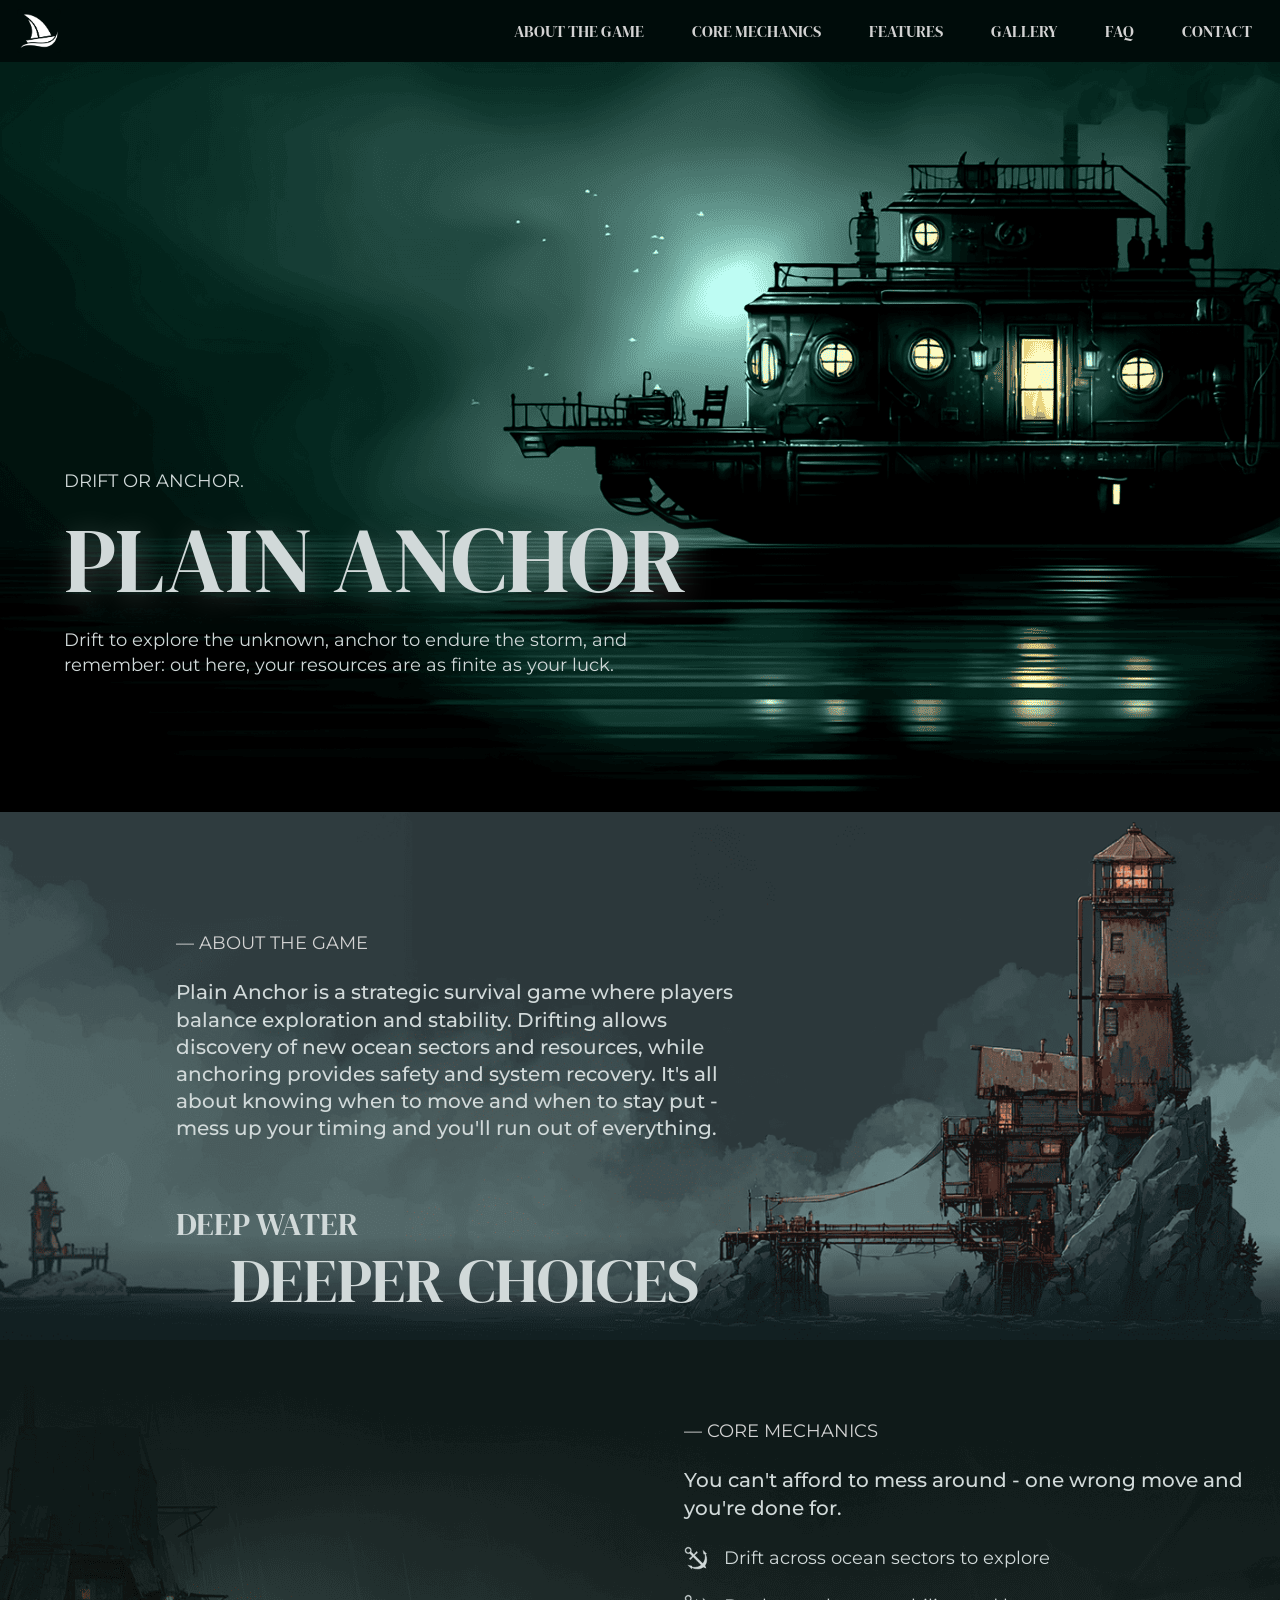
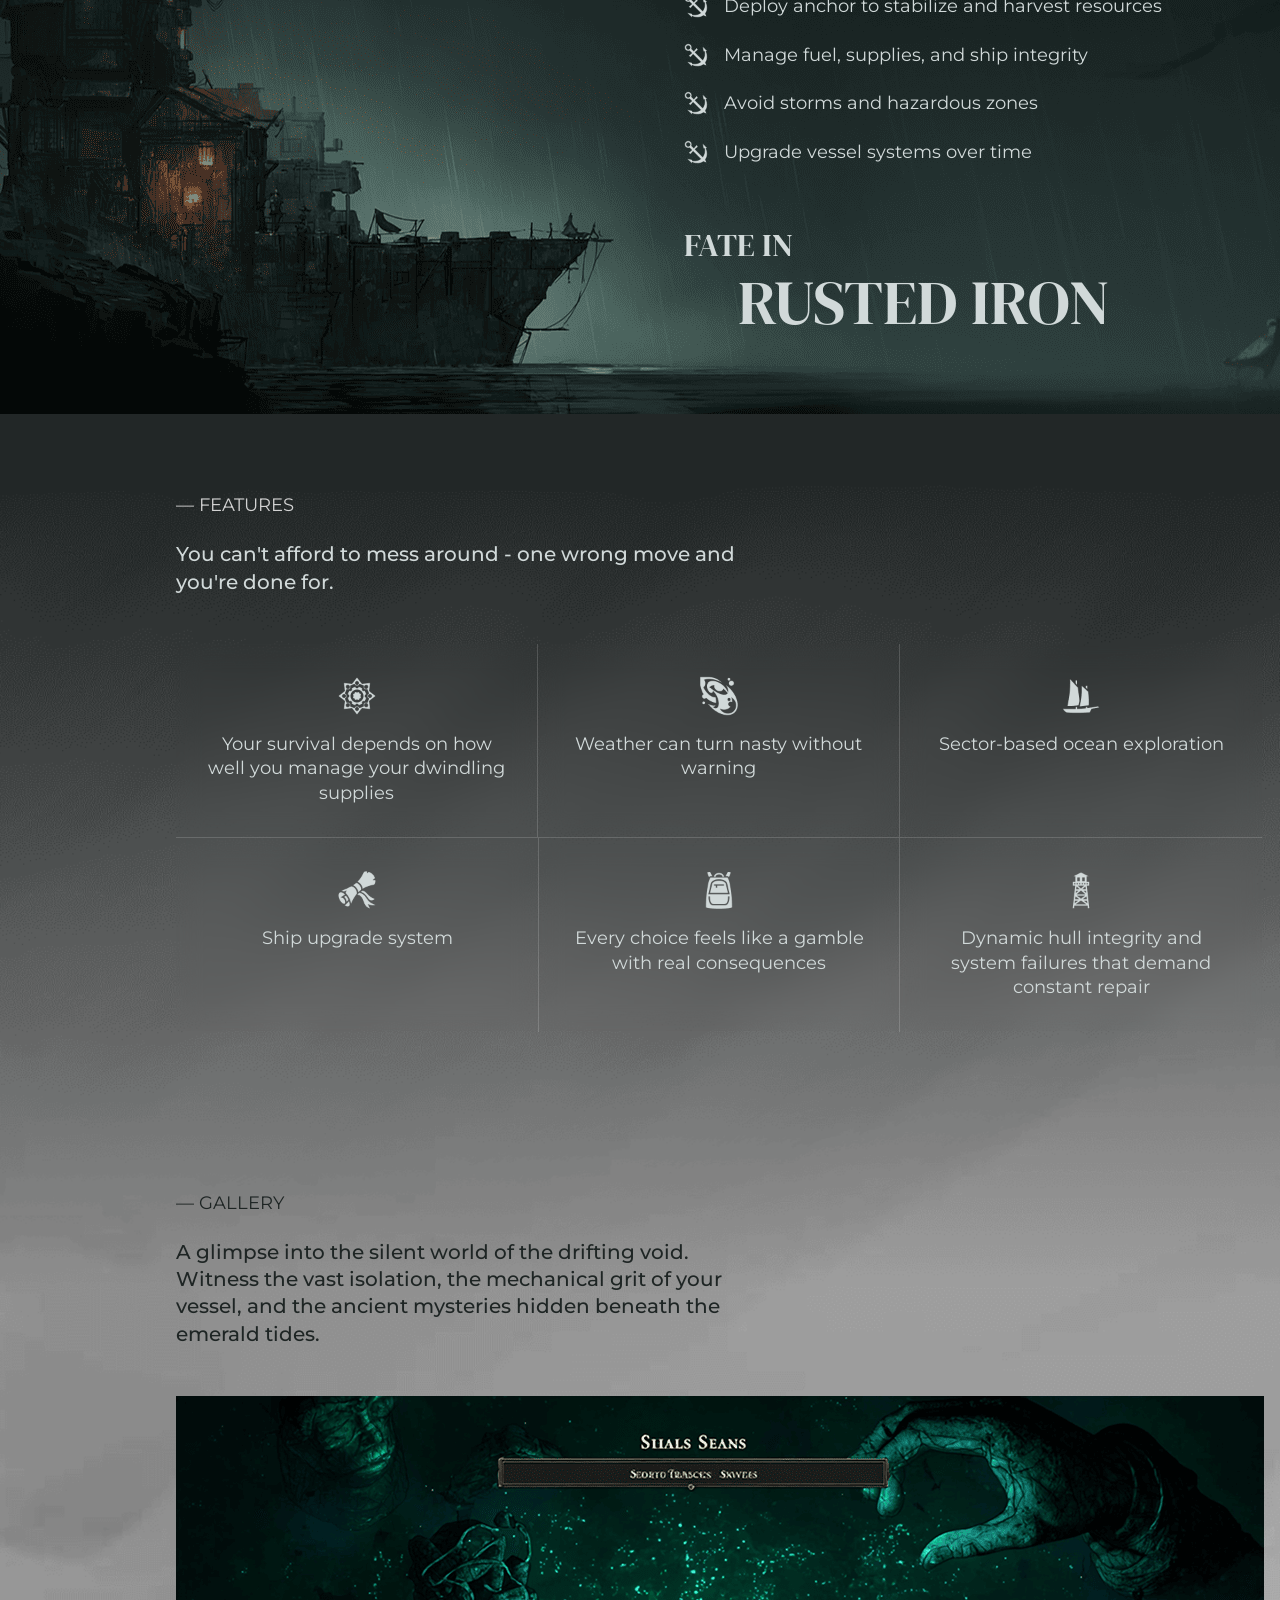
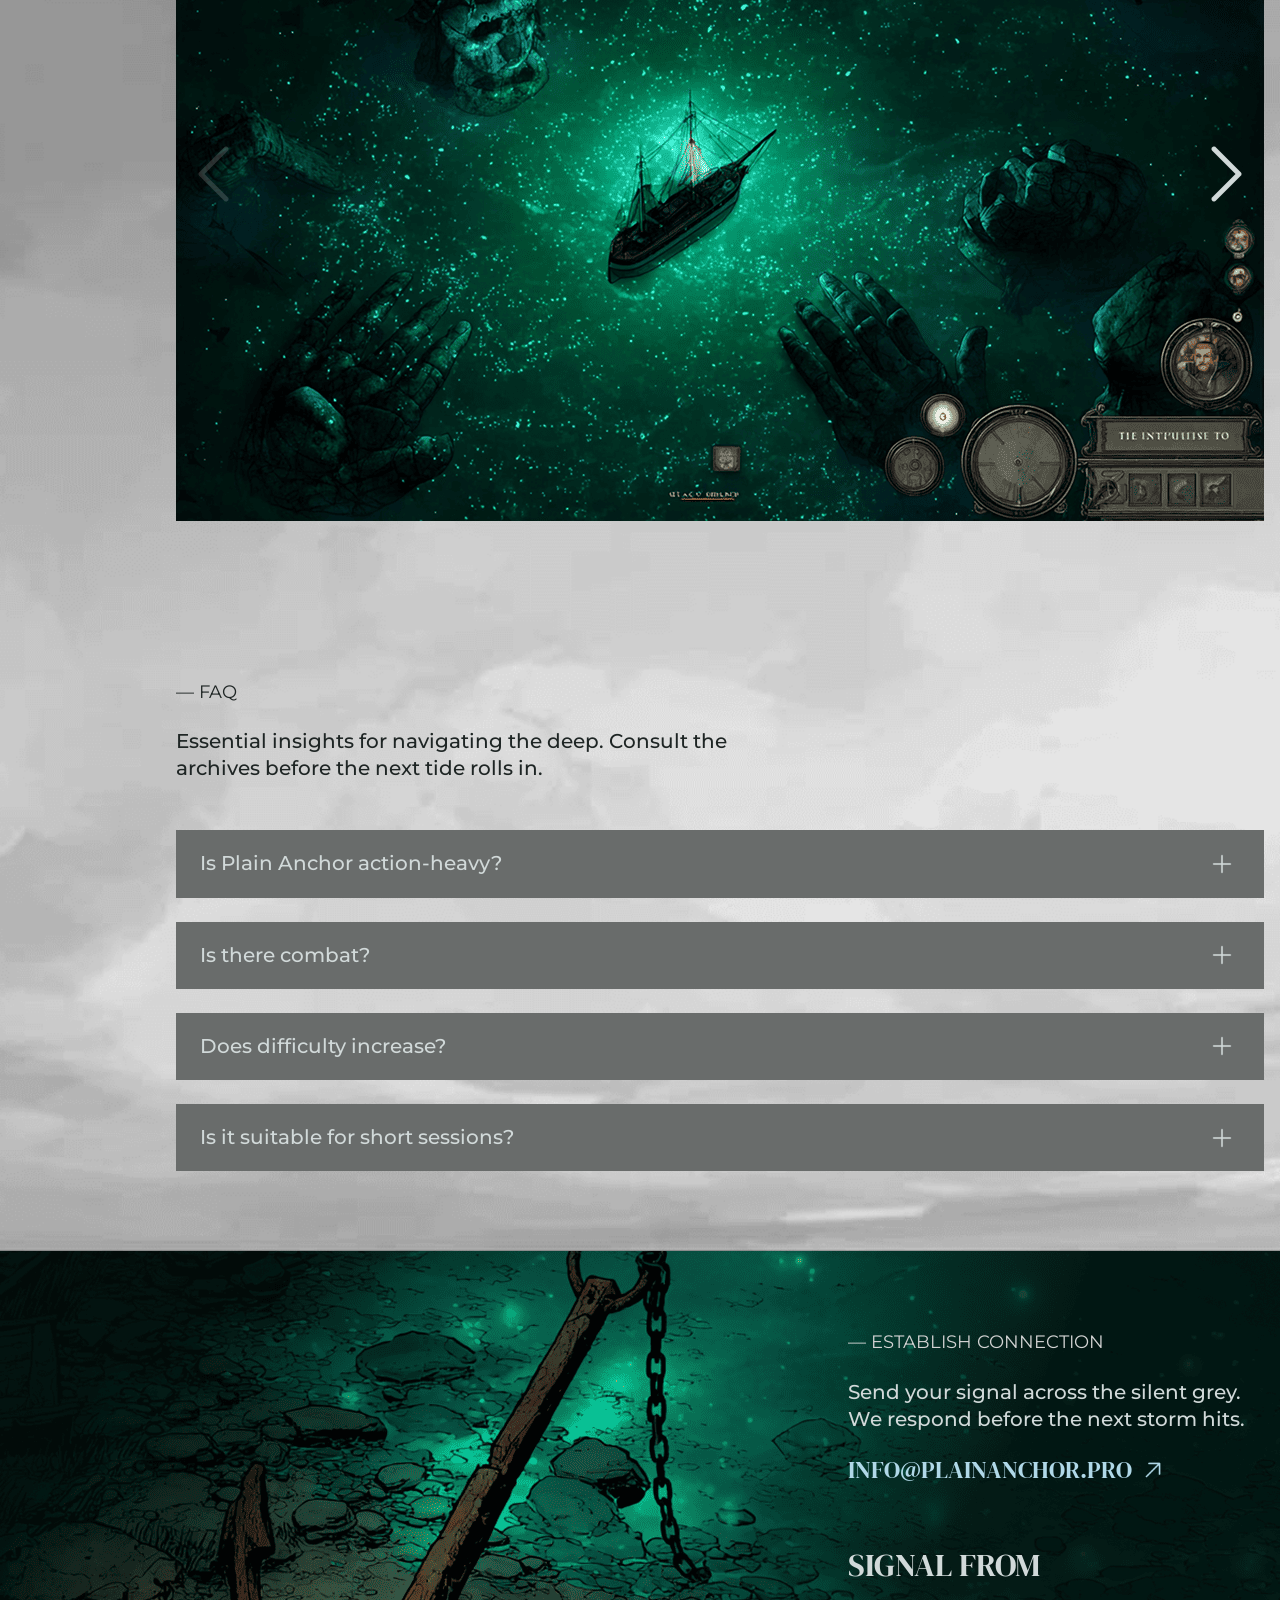
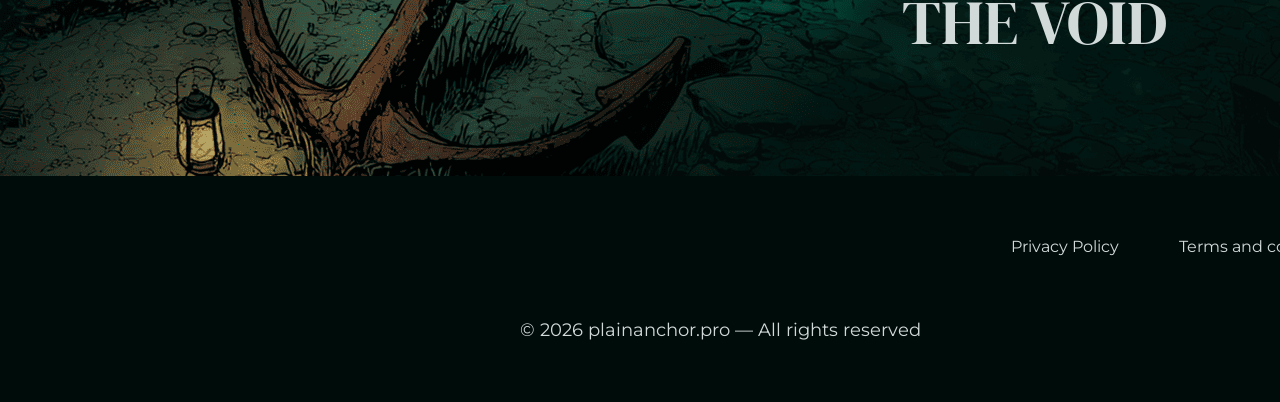
<file: index.html>
<!doctype html>
<html lang="en">
  <head>
    <meta charset="UTF-8" />
    <meta name="viewport" content="width=device-width, initial-scale=1.0" />
    <meta name="description" content="" />
    <title>Plain Anchor</title>
    <link rel="icon" href="img/500x500.png" />

    <link rel="stylesheet" type="text/css" href="slick/slick.css" />
    <link rel="stylesheet" href="css/main.css" />
  </head>

  <body>
    <header class="o-p-header">
      <div class="o-p-header-background"></div>
      <nav class="o-p-navigation">
        <ul class="o-p-navigation-list">
          <li class="">
            <a href="/" class="o-p-navigation-link">
              <img
                class="o-p-title-img o-p-navigation-img"
                alt="logo"
                src="img/500x500.png"
                style="width: 44px"
              />
            </a>
          </li>

          <li class="o-p-navigation-item">
            <a href="/#about" class="o-p-navigation-link">About the Game</a>
          </li>
          <li class="o-p-navigation-item">
            <a href="/#why" class="o-p-navigation-link">Core Mechanics</a>
          </li>
          <li class="o-p-navigation-item">
            <a href="/#uniqueness" class="o-p-navigation-link">Features</a>
          </li>
          <li class="o-p-navigation-item">
            <a href="/#gallery" class="o-p-navigation-link">Gallery</a>
          </li>
          <li class="o-p-navigation-item">
            <a href="/#faq" class="o-p-navigation-link">FAQ</a>
          </li>

          <li class="o-p-navigation-item">
            <a href="/#how" class="o-p-navigation-link">Contact</a>
          </li>
        </ul>

        <div class="o-p-header-button-wrapper">
          <a href="/" class="o-p-policy-terms-header-icon-menu">
            <img
              href="/"
              class="o-p-title-img"
              alt="logo"
              src="img/500x500.png"
              style="width: 44px"
            />
          </a>

          <button type="button" class="o-p-header-icon-button" data-menu-button>
            <svg
              class="o-p-header-icon o-p-header-icon-menu"
              width="40"
              height="40"
              viewBox="0 0 40 40"
              fill="none"
              xmlns="http://www.w3.org/2000/svg"
            >
              <path
                d="M5 30V26.6667H35V30H5ZM5 21.6667V18.3333H35V21.6667H5ZM5 13.3333V10H35V13.3333H5Z"
                fill="white"
              />
            </svg>

            <svg
              class="o-p-header-icon o-p-header-icon-close"
              width="40"
              height="40"
              viewBox="0 0 40 40"
              fill="none"
              xmlns="http://www.w3.org/2000/svg"
            >
              <path
                d="M10.6654 31.6666L8.33203 29.3333L17.6654 19.9999L8.33203 10.6666L10.6654 8.33325L19.9987 17.6666L29.332 8.33325L31.6654 10.6666L22.332 19.9999L31.6654 29.3333L29.332 31.6666L19.9987 22.3333L10.6654 31.6666Z"
                fill="#D1D9D9"
              />
            </svg>
          </button>
        </div>
      </nav>
    </header>

    <main>
      <section class="o-p-home" id="home">
        <div class="o-p-home-container">
          <div class="o-p-home-container-top">
            <p class="o-p-home-text">Drift or Anchor.</p>
            <h1 class="o-p-home-title">Plain Anchor</h1>
            <p class="o-p-home-text-two">
              Drift to explore the unknown, anchor to endure the storm, and
              remember: out here, your resources are as finite as your luck.
            </p>
          </div>
        </div>
      </section>
      <section class="o-p-about" id="about">
        <div class="o-p-about-container">
          <h2 class="o-p-about-title">— About the Game</h2>
          <h3 class="o-p-about-title-two">
            Plain Anchor is a strategic survival game where players balance
            exploration and stability. Drifting allows discovery of new ocean
            sectors and resources, while anchoring provides safety and system
            recovery. It's all about knowing when to move and when to stay put -
            mess up your timing and you'll run out of everything.
          </h3>
          <p class="o-p-about-text">Deep water</p>
          <p class="o-p-about-text-bold o-p-about-text-bold-two">
            deeper choices
          </p>
        </div>
      </section>
      <article class="o-p-why" id="why">
        <span style="display: none"
          >Generated: 2026-04-24, Hash: o-p-qk-o-p-39fd7x</span
        >

        <div class="o-p-why-container">
          <h2 class="o-p-about-title">— Core Mechanics</h2>
          <h3 class="o-p-about-title-two">
            You can't afford to mess around - one wrong move and you're done
            for.
          </h3>

          <dl class="o-p-why-list">
            <div class="o-p-why-item">
              <dt class="o-p-why-text-bold">
                <figure class="o-p-why-img">
                  <img class="o-p-why-img" src="img/Icons.png" alt="Icon" />
                </figure>
              </dt>
              <dd class="o-p-why-text">
                Drift across ocean sectors to explore
              </dd>
            </div>
            <div class="o-p-why-item">
              <dt class="o-p-why-text-bold">
                <figure class="o-p-why-img">
                  <img class="o-p-why-img" src="img/Icons.png" alt="Icon" />
                </figure>
              </dt>
              <dd class="o-p-why-text">
                Deploy anchor to stabilize and harvest resources
              </dd>
            </div>
            <div class="o-p-why-item">
              <dt class="o-p-why-text-bold">
                <figure class="o-p-why-img">
                  <img class="o-p-why-img" src="img/Icons.png" alt="Icon" />
                </figure>
              </dt>
              <dd class="o-p-why-text">
                Manage fuel, supplies, and ship integrity
              </dd>
            </div>
            <div class="o-p-why-item">
              <dt class="o-p-why-text-bold">
                <figure class="o-p-why-img">
                  <img class="o-p-why-img" src="img/Icons.png" alt="Icon" />
                </figure>
              </dt>
              <dd class="o-p-why-text">Avoid storms and hazardous zones</dd>
            </div>
            <div class="o-p-why-item">
              <dt class="o-p-why-text-bold">
                <figure class="o-p-why-img">
                  <img class="o-p-why-img" src="img/Icons.png" alt="Icon" />
                </figure>
              </dt>
              <dd class="o-p-why-text">Upgrade vessel systems over time</dd>
            </div>
          </dl>
          <p class="o-p-about-text">Fate in</p>
          <p class="o-p-about-text-bold">rusted iron</p>
        </div>
      </article>
      <div class="o-p-section">
        <section class="o-p-uniqueness" id="uniqueness">
          <div class="o-p-uniqueness-container">
            <h2 class="o-p-about-title">— Features</h2>
            <h3 class="o-p-about-title-two">
              You can't afford to mess around - one wrong move and you're done
              for.
            </h3>
            <div class="o-p-uniqueness-list">
              <div class="o-p-uniqueness-item o-p-uniqueness-item-one">
                <img
                  class="o-p-uniqueness-img"
                  src="/img/uniqueness/Icons (1).png"
                  alt=""
                />
                <p class="o-p-uniqueness-text">
                  Your survival depends on how well you manage your dwindling
                  supplies
                </p>
              </div>
              <div class="o-p-uniqueness-item o-p-uniqueness-item-two">
                <img
                  class="o-p-uniqueness-img"
                  src="/img/uniqueness/Icons (2).png"
                  alt=""
                />
                <p class="o-p-uniqueness-text">
                  Weather can turn nasty without warning
                </p>
              </div>
              <div class="o-p-uniqueness-item o-p-uniqueness-item-three">
                <img
                  class="o-p-uniqueness-img"
                  src="/img/uniqueness/Icons (3).png"
                  alt=""
                />
                <p class="o-p-uniqueness-text">
                  Sector-based ocean exploration
                </p>
              </div>
              <div class="o-p-uniqueness-item">
                <img
                  class="o-p-uniqueness-img"
                  src="/img/uniqueness/Icons (4).png"
                  alt=""
                />
                <p class="o-p-uniqueness-text">Ship upgrade system</p>
              </div>
              <div class="o-p-uniqueness-item o-p-uniqueness-item-four">
                <img
                  class="o-p-uniqueness-img"
                  src="/img/uniqueness/Icons (5).png"
                  alt=""
                />
                <p class="o-p-uniqueness-text">
                  Every choice feels like a gamble with real consequences
                </p>
              </div>
              <div class="o-p-uniqueness-item">
                <img
                  class="o-p-uniqueness-img"
                  src="/img/uniqueness/Icons (6).png"
                  alt=""
                />
                <p class="o-p-uniqueness-text">
                  Dynamic hull integrity and system failures that demand
                  constant repair
                </p>
              </div>
            </div>
          </div>
        </section>
        <section class="o-p-gallery" id="gallery">
          <div class="o-p-gallery-container">
            <h2 class="o-p-about-title" style="color: #1e2524">— Gallery</h2>
            <h3 class="o-p-about-title-two" style="color: #1e2524">
              A glimpse into the silent world of the drifting void. Witness the
              vast isolation, the mechanical grit of your vessel, and the
              ancient mysteries hidden beneath the emerald tides.
            </h3>
            <div class="o-p-gallery-button-container">
              <button class="o-p-gallery-button o-p-gallery-list-left">
                <img
                  class="o-p-gallery-button-icon"
                  src="img/gallery/Nav Button (1).png"
                  alt="left button"
                />
              </button>
              <button class="o-p-gallery-button o-p-gallery-list-right">
                <img
                  class="o-p-gallery-button-icon"
                  src="img/gallery/Nav Button (2).png"
                  alt="right button"
                />
              </button>
            </div>
            <ul class="o-p-gallery-list">
              <li class="o-p-gallery-item">
                <img
                  class="o-p-gallery-image"
                  src="./img/gallery/1 (1).png"
                  alt="gallery image"
                />
              </li>
              <li class="o-p-gallery-item">
                <img
                  class="o-p-gallery-image"
                  src="./img/gallery/1 (2).png"
                  alt="gallery image"
                />
              </li>
              <li class="o-p-gallery-item">
                <img
                  class="o-p-gallery-image"
                  src="./img/gallery/1 (3).png"
                  alt="gallery image"
                />
              </li>
              <li class="o-p-gallery-item">
                <img
                  class="o-p-gallery-image"
                  src="./img/gallery/1 (4).png"
                  alt="gallery image"
                />
              </li>
            </ul>
          </div>
        </section>
        <section class="o-p-faq" id="faq">
          <div class="o-p-faq-container">
            <h2 class="o-p-about-title" style="color: #1e2524">— FAQ</h2>
            <h3 class="o-p-about-title-two" style="color: #1e2524">
              Essential insights for navigating the deep. Consult the archives
              before the next tide rolls in.
            </h3>
            <ul class="o-p-faq-list">
              <li class="o-p-faq-item">
                <div class="o-p-faq-question" onclick="toggleAnswer(this)">
                  <span>Is Plain Anchor action-heavy?</span>
                  <button class="o-p-toggle-button">
                    <img src="/img/2 (1).png" alt="Toggle" />
                  </button>
                </div>
                <div class="o-p-faq-answer">
                  No. It focuses on strategy and survival pacing.
                </div>
              </li>
              <li class="o-p-faq-item">
                <div class="o-p-faq-question" onclick="toggleAnswer(this)">
                  <span>Is there combat?</span>
                  <button class="o-p-toggle-button">
                    <img src="/img/2 (1).png" alt="Toggle" />
                  </button>
                </div>
                <div class="o-p-faq-answer">
                  It's you versus the ocean - no enemies to fight, just nature
                  trying to kill you.
                </div>
              </li>
              <li class="o-p-faq-item">
                <div class="o-p-faq-question" onclick="toggleAnswer(this)">
                  <span>Does difficulty increase?</span>
                  <button class="o-p-toggle-button">
                    <img src="/img/2 (1).png" alt="Toggle" />
                  </button>
                </div>
                <div class="o-p-faq-answer">
                  Yes. Weather patterns and resource scarcity intensify over
                  time.
                </div>
              </li>
              <li class="o-p-faq-item">
                <div class="o-p-faq-question" onclick="toggleAnswer(this)">
                  <span>Is it suitable for short sessions?</span>
                  <button class="o-p-toggle-button">
                    <img src="/img/2 (1).png" alt="Toggle" />
                  </button>
                </div>
                <div class="o-p-faq-answer">
                  Yes. You can play in short bursts - each session feels
                  complete.
                </div>
              </li>
            </ul>
          </div>
        </section>
      </div>
      <section class="o-p-how" id="how">
        <div class="o-p-how-container">
          <h2 class="o-p-about-title">— Establish Connection</h2>
          <h3 class="o-p-about-title-two" style="width: auto">
            Send your signal across the silent grey. We respond before the next
            storm hits.
          </h3>

          <div class="o-p-how-item">
            <a class="o-p-how-text-bold" href="mailto:info@plainanchor.pro"
              >info@plainanchor.pro</a
            >
            <img
              class="o-p-how-img"
              src="/img/Section Description.png"
              alt=""
            />
          </div>
          <p class="o-p-about-text">Signal from</p>
          <p class="o-p-about-text-bold o-p-about-text-bold-two">the void</p>
        </div>
      </section>
    </main>
    <footer class="o-p-footer" style="margin: auto; background: #000c0a">
      <div class="o-p-footer-container">
        <div class="o-p-footer-wrapper">
          <a class="o-p-footer-text" href="/policy.html">Privacy Policy</a>
          <a class="o-p-footer-text" href="/terms.html"
            >Terms and conditions
          </a>
        </div>
        <p class="o-p-footer-copyright">
          © 2026 plainanchor.pro — All rights reserved
        </p>
      </div>
    </footer>
    <script src="js/mobile-menu.js"></script>
    <script src="js/jquery-loc-o-p-0.js"></script>
    <script type="text/javascript" src="slick/slick.min.js"></script>
    <script src="js/slick.js"></script>
  </body>
</html>
</file>
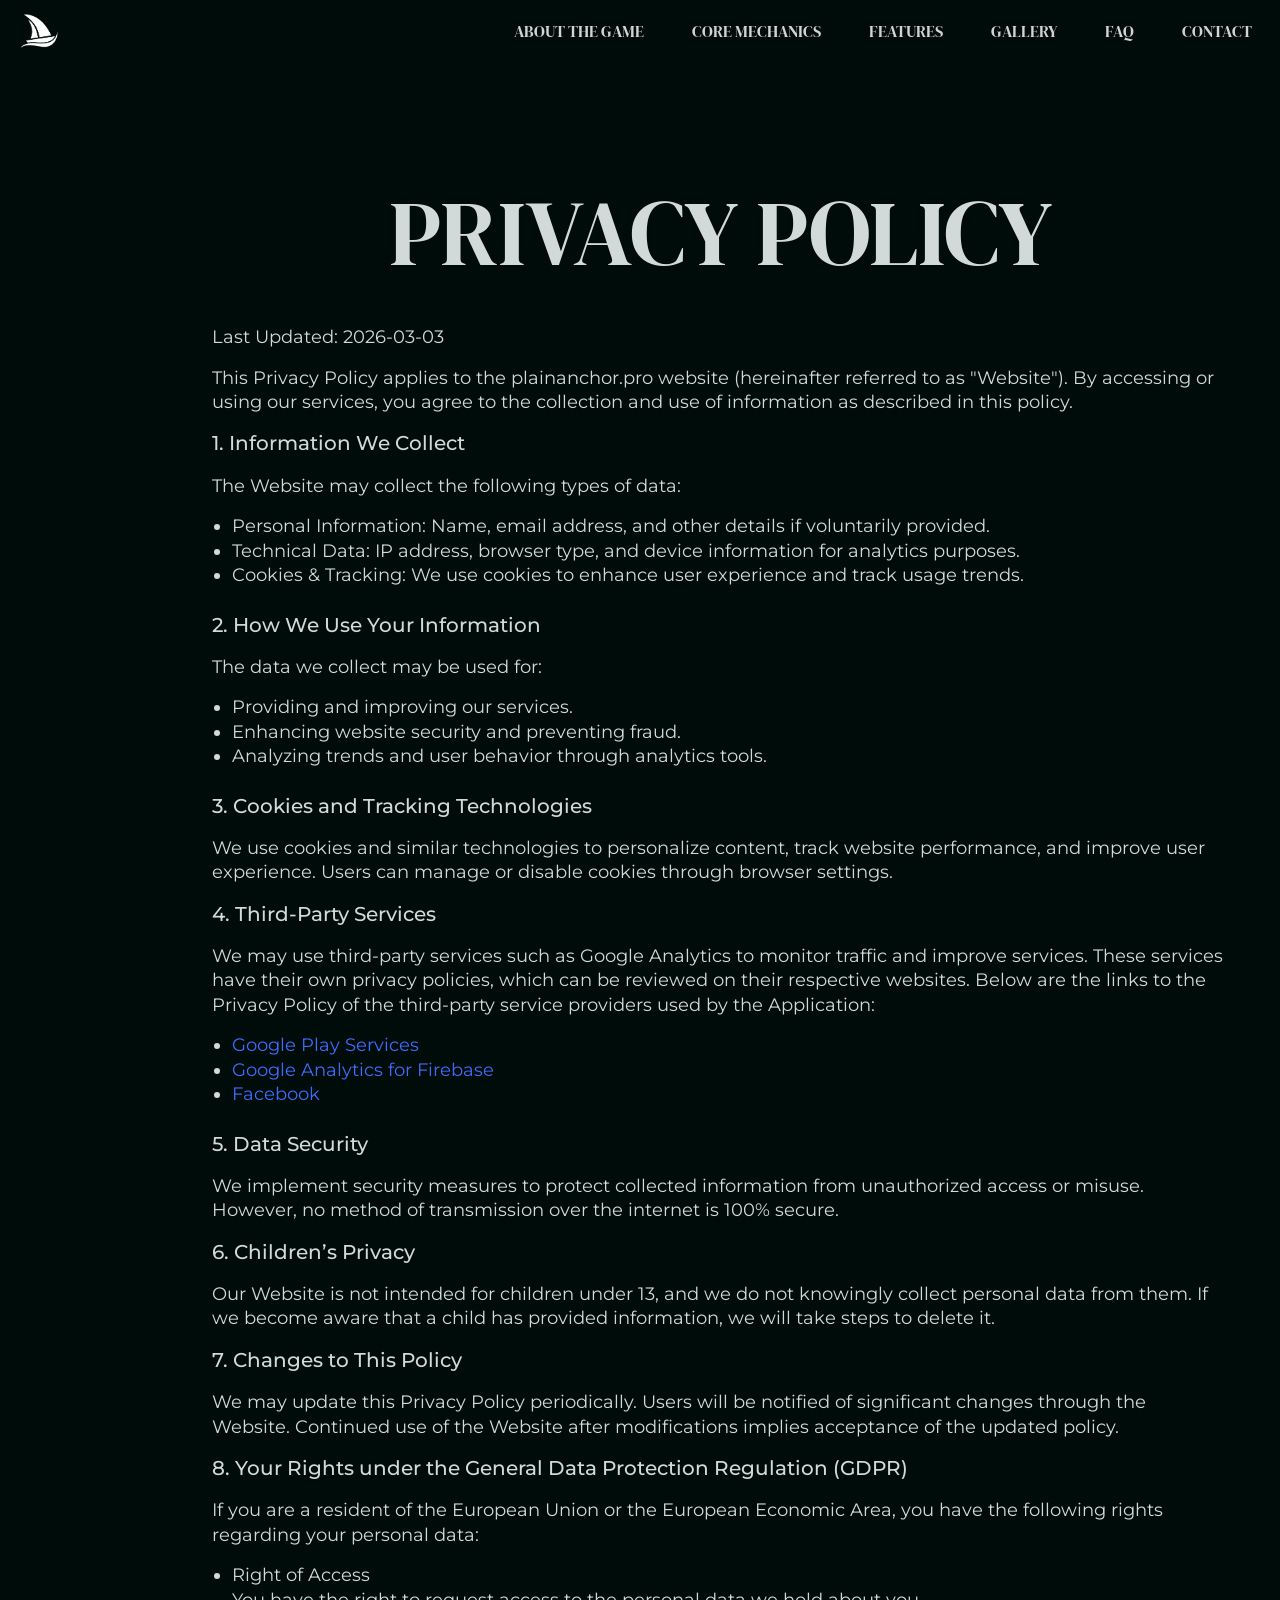
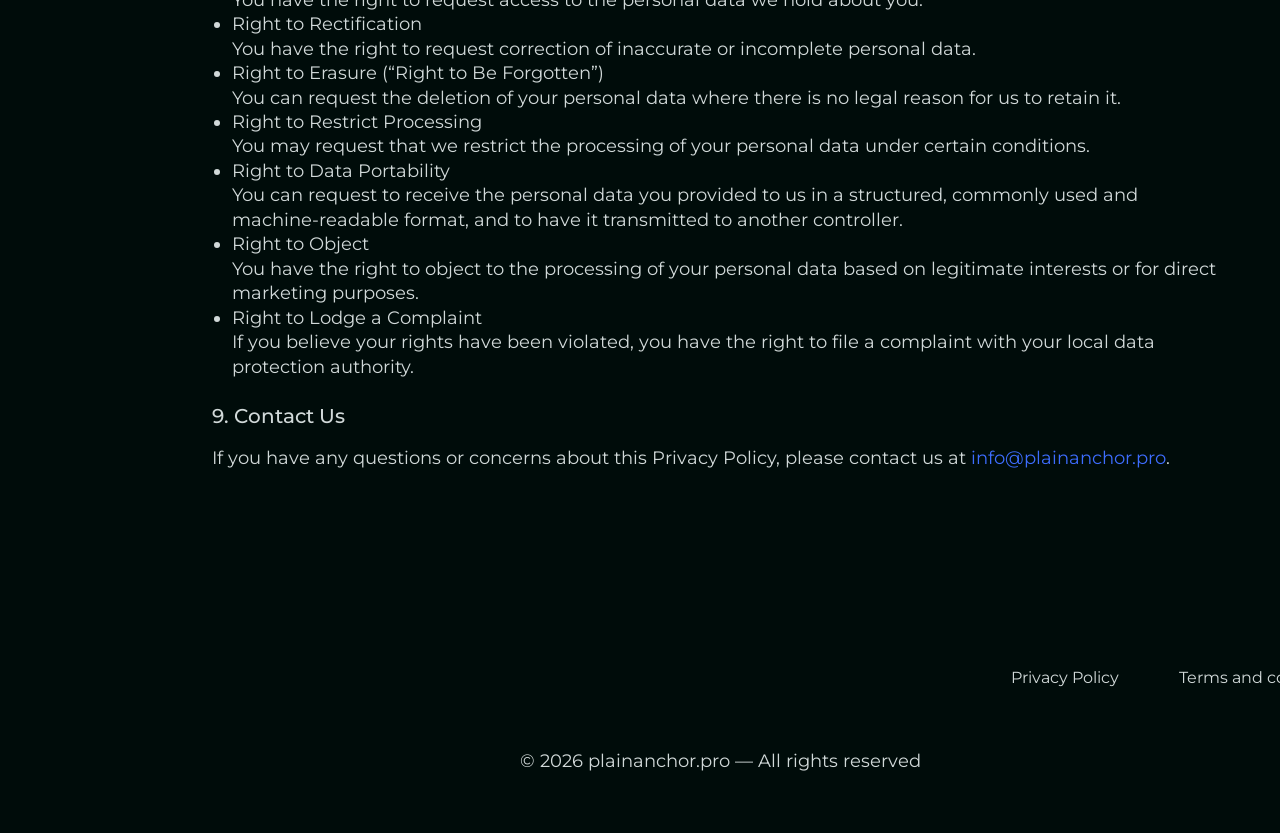
<file: policy.html>
<!doctype html>
<html lang="en">
  <head>
    <meta charset="UTF-8" />
    <meta name="viewport" content="width=device-width, initial-scale=1.0" />

    <title>Privacy Policy</title>
    <link rel="icon" href="img/500x500.png" />

    <link rel="stylesheet" type="text/css" href="slick/slick.css" />
    <link rel="stylesheet" href="css/main.css" />
  </head>

  <body>
    <header class="o-p-header">
      <div class="o-p-header-background"></div>
      <nav class="o-p-navigation">
        <ul class="o-p-navigation-list">
          <li class="">
            <a href="/" class="o-p-navigation-link">
              <img
                class="o-p-title-img o-p-navigation-img"
                alt="logo"
                src="img/500x500.png"
                style="width: 44px"
              />
            </a>
          </li>

          <li class="o-p-navigation-item">
            <a href="/#about" class="o-p-navigation-link">About the Game</a>
          </li>
          <li class="o-p-navigation-item">
            <a href="/#why" class="o-p-navigation-link">Core Mechanics</a>
          </li>
          <li class="o-p-navigation-item">
            <a href="/#uniqueness" class="o-p-navigation-link">Features</a>
          </li>
          <li class="o-p-navigation-item">
            <a href="/#gallery" class="o-p-navigation-link">Gallery</a>
          </li>
          <li class="o-p-navigation-item">
            <a href="/#faq" class="o-p-navigation-link">FAQ</a>
          </li>

          <li class="o-p-navigation-item">
            <a href="/#how" class="o-p-navigation-link">Contact</a>
          </li>
        </ul>

        <div class="o-p-header-button-wrapper">
          <a href="/" class="o-p-policy-terms-header-icon-menu">
            <img
              href="/"
              class="o-p-title-img"
              alt="logo"
              src="img/500x500.png"
              style="width: 44px"
            />
          </a>

          <button type="button" class="o-p-header-icon-button" data-menu-button>
            <svg
              class="o-p-header-icon o-p-header-icon-menu"
              width="40"
              height="40"
              viewBox="0 0 40 40"
              fill="none"
              xmlns="http://www.w3.org/2000/svg"
            >
              <path
                d="M5 30V26.6667H35V30H5ZM5 21.6667V18.3333H35V21.6667H5ZM5 13.3333V10H35V13.3333H5Z"
                fill="white"
              />
            </svg>

            <svg
              class="o-p-header-icon o-p-header-icon-close"
              width="40"
              height="40"
              viewBox="0 0 40 40"
              fill="none"
              xmlns="http://www.w3.org/2000/svg"
            >
              <path
                d="M10.6654 31.6666L8.33203 29.3333L17.6654 19.9999L8.33203 10.6666L10.6654 8.33325L19.9987 17.6666L29.332 8.33325L31.6654 10.6666L22.332 19.9999L31.6654 29.3333L29.332 31.6666L19.9987 22.3333L10.6654 31.6666Z"
                fill="#D1D9D9"
              />
            </svg>
          </button>
        </div>
      </nav>
    </header>
    <main>
      <section>
        <div class="o-p-policy-terms-container">
          <h1>Privacy Policy</h1>

          <p>Last Updated: 2026-03-03</p>
          <p>
            This Privacy Policy applies to the plainanchor.pro website
            (hereinafter referred to as "Website"). By accessing or using our
            services, you agree to the collection and use of information as
            described in this policy.
          </p>
          <h2>1. Information We Collect</h2>
          <p>The Website may collect the following types of data:</p>

          <ul>
            <li>
              Personal Information: Name, email address, and other details if
              voluntarily provided.
            </li>
            <li>
              Technical Data: IP address, browser type, and device information
              for analytics purposes.
            </li>
            <li>
              Cookies & Tracking: We use cookies to enhance user experience and
              track usage trends.
            </li>
          </ul>
          <h2>2. How We Use Your Information</h2>
          <p>The data we collect may be used for:</p>
          <ul>
            <li>Providing and improving our services.</li>
            <li>Enhancing website security and preventing fraud.</li>
            <li>Analyzing trends and user behavior through analytics tools.</li>
          </ul>
          <h2>3. Cookies and Tracking Technologies</h2>
          <p>
            We use cookies and similar technologies to personalize content,
            track website performance, and improve user experience. Users can
            manage or disable cookies through browser settings.
          </p>
          <h2>4. Third-Party Services</h2>
          <p>
            We may use third-party services such as Google Analytics to monitor
            traffic and improve services. These services have their own privacy
            policies, which can be reviewed on their respective websites. Below
            are the links to the Privacy Policy of the third-party service
            providers used by the Application:
          </p>
          <ul>
            <li>
              <a
                class="o-p-email-link"
                href="https://policies.google.com/privacy"
                target="_blank"
                rel=""
                >Google Play Services
              </a>
            </li>
            <li>
              <a
                class="o-p-email-link"
                href="https://firebase.google.com/support/privacy"
                target="_blank"
                rel=""
                >Google Analytics for Firebase
              </a>
            </li>
            <li>
              <a
                class="o-p-email-link"
                href="https://www.facebook.com/about/privacy/update/printable"
                target="_blank"
                rel=""
                >Facebook
              </a>
            </li>
          </ul>
          <h2>5. Data Security</h2>

          <p>
            We implement security measures to protect collected information from
            unauthorized access or misuse. However, no method of transmission
            over the internet is 100% secure.
          </p>

          <h2>6. Children’s Privacy</h2>
          <p>
            Our Website is not intended for children under 13, and we do not
            knowingly collect personal data from them. If we become aware that a
            child has provided information, we will take steps to delete it.
          </p>

          <h2>7. Changes to This Policy</h2>
          <p>
            We may update this Privacy Policy periodically. Users will be
            notified of significant changes through the Website. Continued use
            of the Website after modifications implies acceptance of the updated
            policy.
          </p>
          <h2>
            8. Your Rights under the General Data Protection Regulation (GDPR)
          </h2>
          <p>
            If you are a resident of the European Union or the European Economic
            Area, you have the following rights regarding your personal data:
          </p>
          <ul>
            <li>
              Right of Access <br />
              You have the right to request access to the personal data we hold
              about you.
            </li>
            <li>
              Right to Rectification <br />
              You have the right to request correction of inaccurate or
              incomplete personal data.
            </li>
            <li>
              Right to Erasure (“Right to Be Forgotten”) <br />
              You can request the deletion of your personal data where there is
              no legal reason for us to retain it.
            </li>
            <li>
              Right to Restrict Processing <br />
              You may request that we restrict the processing of your personal
              data under certain conditions.
            </li>
            <li>
              Right to Data Portability <br />You can request to receive the
              personal data you provided to us in a structured, commonly used
              and machine-readable format, and to have it transmitted to another
              controller.
            </li>
            <li>
              Right to Object <br />
              You have the right to object to the processing of your personal
              data based on legitimate interests or for direct marketing
              purposes.
            </li>
            <li>
              Right to Lodge a Complaint <br />
              If you believe your rights have been violated, you have the right
              to file a complaint with your local data protection authority.
            </li>
          </ul>

          <h2>9. Contact Us</h2>

          <p>
            If you have any questions or concerns about this Privacy Policy,
            please contact us at
            <a class="o-p-email-link" href="mailto:info@plainanchor.pro"
              >info@plainanchor.pro</a
            >.
          </p>
        </div>
      </section>
    </main>

    <footer class="o-p-footer" style="margin: auto; background: #000c0a">
      <div class="o-p-footer-container">
        <div class="o-p-footer-wrapper">
          <a class="o-p-footer-text" href="/policy.html">Privacy Policy</a>
          <a class="o-p-footer-text" href="/terms.html"
            >Terms and conditions
          </a>
        </div>
        <p class="o-p-footer-copyright">
          © 2026 plainanchor.pro — All rights reserved
        </p>
      </div>
    </footer>
    <script src="js/mobile-menu.js"></script>
  </body>
</html>
</file>
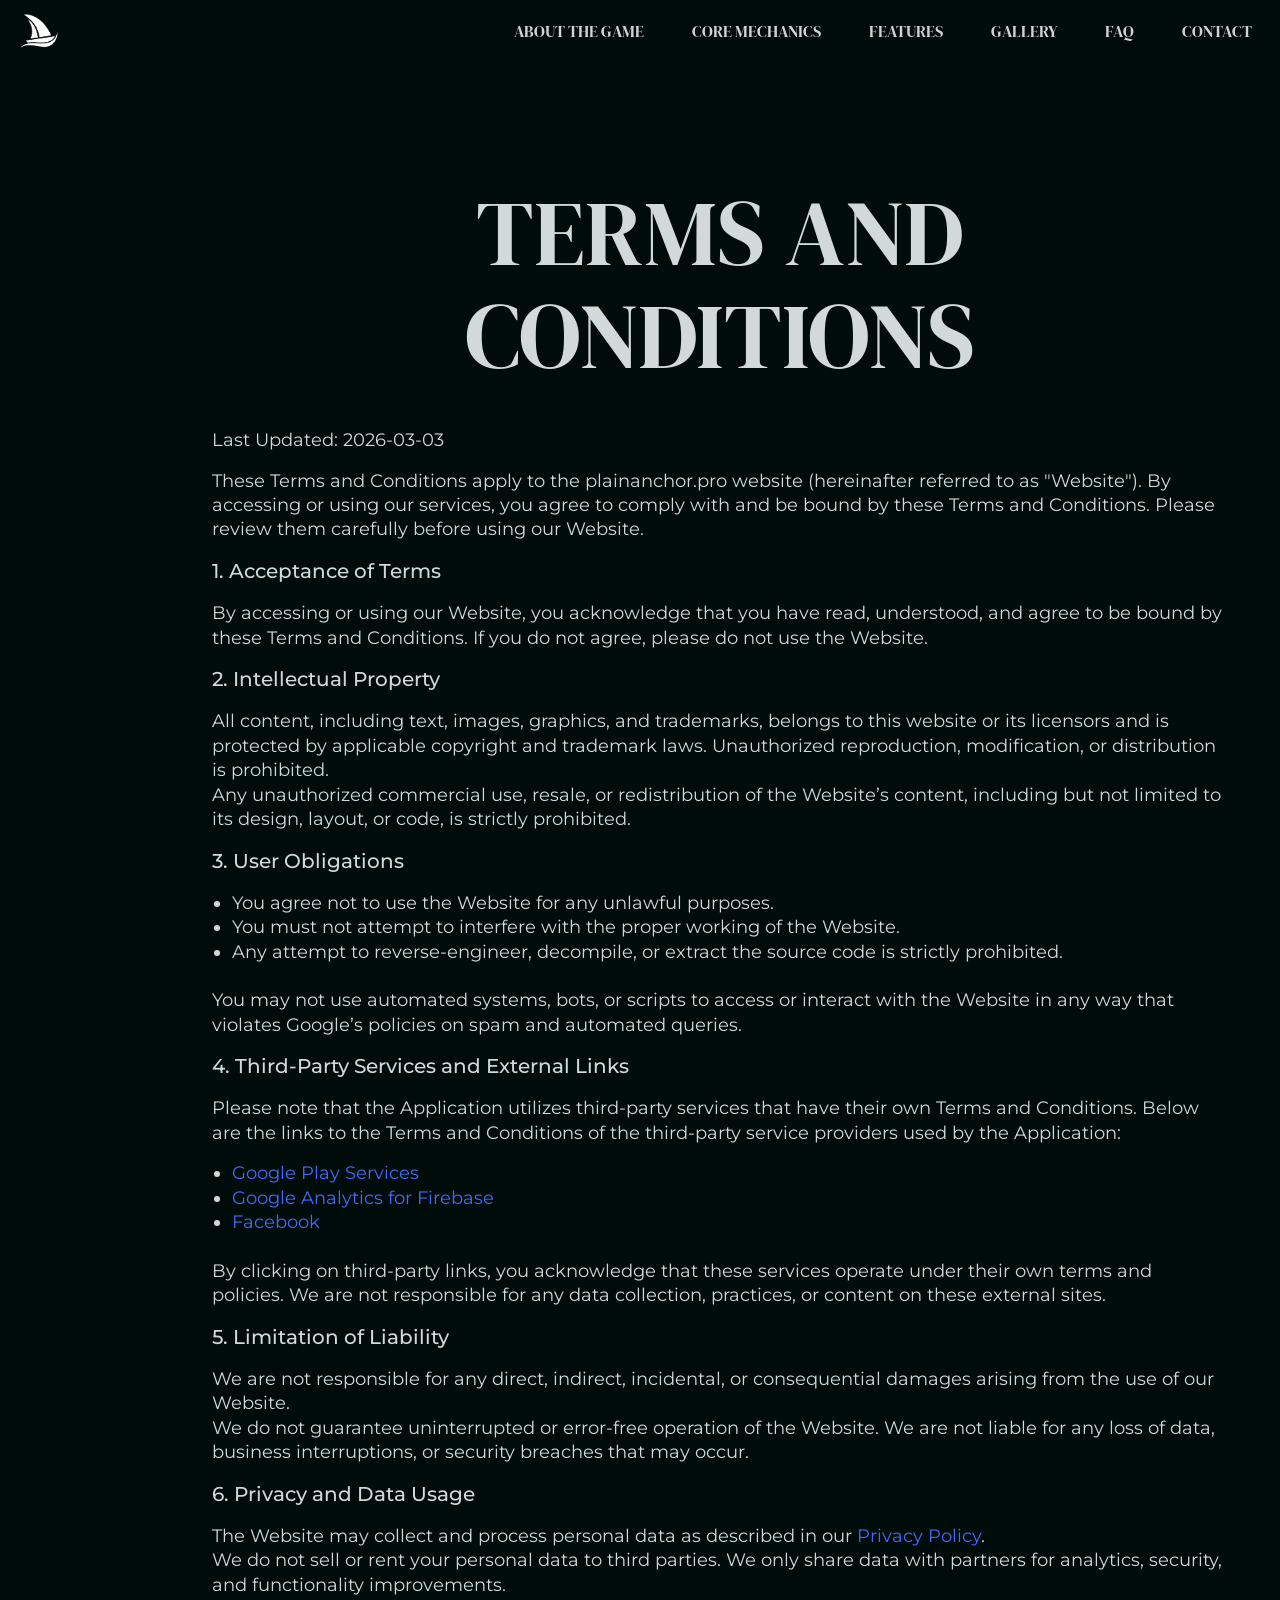
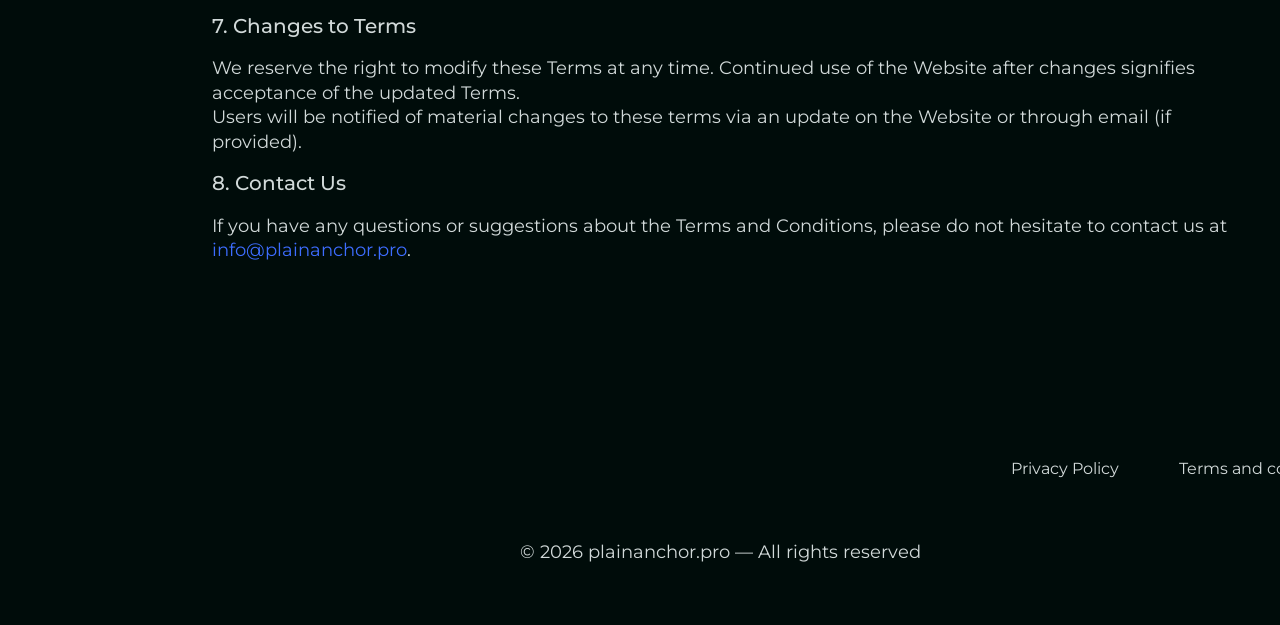
<file: terms.html>
<!doctype html>
<html lang="en">
  <head>
    <meta charset="UTF-8" />
    <meta name="viewport" content="width=device-width, initial-scale=1.0" />

    <title>Terms and Conditions</title>
    <link rel="icon" href="img/500x500.png" />

    <link rel="stylesheet" type="text/css" href="slick/slick.css" />
    <link rel="stylesheet" href="css/main.css" />
  </head>

  <body>
    <header class="o-p-header">
      <div class="o-p-header-background"></div>
      <nav class="o-p-navigation">
        <ul class="o-p-navigation-list">
          <li class="">
            <a href="/" class="o-p-navigation-link">
              <img
                class="o-p-title-img o-p-navigation-img"
                alt="logo"
                src="img/500x500.png"
                style="width: 44px"
              />
            </a>
          </li>

          <li class="o-p-navigation-item">
            <a href="/#about" class="o-p-navigation-link">About the Game</a>
          </li>
          <li class="o-p-navigation-item">
            <a href="/#why" class="o-p-navigation-link">Core Mechanics</a>
          </li>
          <li class="o-p-navigation-item">
            <a href="/#uniqueness" class="o-p-navigation-link">Features</a>
          </li>
          <li class="o-p-navigation-item">
            <a href="/#gallery" class="o-p-navigation-link">Gallery</a>
          </li>
          <li class="o-p-navigation-item">
            <a href="/#faq" class="o-p-navigation-link">FAQ</a>
          </li>

          <li class="o-p-navigation-item">
            <a href="/#how" class="o-p-navigation-link">Contact</a>
          </li>
        </ul>

        <div class="o-p-header-button-wrapper">
          <a href="/" class="o-p-policy-terms-header-icon-menu">
            <img
              href="/"
              class="o-p-title-img"
              alt="logo"
              src="img/500x500.png"
              style="width: 44px"
            />
          </a>

          <button type="button" class="o-p-header-icon-button" data-menu-button>
            <svg
              class="o-p-header-icon o-p-header-icon-menu"
              width="40"
              height="40"
              viewBox="0 0 40 40"
              fill="none"
              xmlns="http://www.w3.org/2000/svg"
            >
              <path
                d="M5 30V26.6667H35V30H5ZM5 21.6667V18.3333H35V21.6667H5ZM5 13.3333V10H35V13.3333H5Z"
                fill="white"
              />
            </svg>

            <svg
              class="o-p-header-icon o-p-header-icon-close"
              width="40"
              height="40"
              viewBox="0 0 40 40"
              fill="none"
              xmlns="http://www.w3.org/2000/svg"
            >
              <path
                d="M10.6654 31.6666L8.33203 29.3333L17.6654 19.9999L8.33203 10.6666L10.6654 8.33325L19.9987 17.6666L29.332 8.33325L31.6654 10.6666L22.332 19.9999L31.6654 29.3333L29.332 31.6666L19.9987 22.3333L10.6654 31.6666Z"
                fill="#D1D9D9"
              />
            </svg>
          </button>
        </div>
      </nav>
    </header>
    <main>
      <section>
        <div class="o-p-policy-terms-container">
          <h1>Terms and Conditions</h1>
          <p>Last Updated: 2026-03-03</p>
          <p>
            These Terms and Conditions apply to the plainanchor.pro website
            (hereinafter referred to as "Website"). By accessing or using our
            services, you agree to comply with and be bound by these Terms and
            Conditions. Please review them carefully before using our Website.
          </p>
          <h2>1. Acceptance of Terms</h2>
          <p>
            By accessing or using our Website, you acknowledge that you have
            read, understood, and agree to be bound by these Terms and
            Conditions. If you do not agree, please do not use the Website.
          </p>
          <h2>2. Intellectual Property</h2>
          <p>
            All content, including text, images, graphics, and trademarks,
            belongs to this website or its licensors and is protected by
            applicable copyright and trademark laws. Unauthorized reproduction,
            modification, or distribution is prohibited. <br />Any unauthorized
            commercial use, resale, or redistribution of the Website’s content,
            including but not limited to its design, layout, or code, is
            strictly prohibited.
          </p>
          <h2>3. User Obligations</h2>
          <ul>
            <li>You agree not to use the Website for any unlawful purposes.</li>
            <li>
              You must not attempt to interfere with the proper working of the
              Website.
            </li>
            <li>
              Any attempt to reverse-engineer, decompile, or extract the source
              code is strictly prohibited.
            </li>
          </ul>
          <p>
            You may not use automated systems, bots, or scripts to access or
            interact with the Website in any way that violates Google’s policies
            on spam and automated queries.
          </p>

          <h2>4. Third-Party Services and External Links</h2>
          <p>
            Please note that the Application utilizes third-party services that
            have their own Terms and Conditions. Below are the links to the
            Terms and Conditions of the third-party service providers used by
            the Application:
          </p>
          <ul>
            <li>
              <a
                class="o-p-email-link"
                href="https://policies.google.com/privacy"
                target="_blank"
                rel=""
                >Google Play Services
              </a>
            </li>
            <li>
              <a
                class="o-p-email-link"
                href="https://firebase.google.com/support/privacy"
                target="_blank"
                rel=""
                >Google Analytics for Firebase
              </a>
            </li>
            <li>
              <a
                class="o-p-email-link"
                href="https://www.facebook.com/about/privacy/update/printable"
                target="_blank"
                rel=""
                >Facebook
              </a>
            </li>
          </ul>

          <p>
            By clicking on third-party links, you acknowledge that these
            services operate under their own terms and policies. We are not
            responsible for any data collection, practices, or content on these
            external sites.
          </p>
          <h2>5. Limitation of Liability</h2>
          <p>
            We are not responsible for any direct, indirect, incidental, or
            consequential damages arising from the use of our Website. <br />
            We do not guarantee uninterrupted or error-free operation of the
            Website. We are not liable for any loss of data, business
            interruptions, or security breaches that may occur.
          </p>
          <h2>6. Privacy and Data Usage</h2>
          <p>
            The Website may collect and process personal data as described in
            our
            <a class="o-p-email-link" href="/policy.html">Privacy Policy</a>.
            <br />We do not sell or rent your personal data to third parties. We
            only share data with partners for analytics, security, and
            functionality improvements.
          </p>
          <h2>7. Changes to Terms</h2>
          <p>
            We reserve the right to modify these Terms at any time. Continued
            use of the Website after changes signifies acceptance of the updated
            Terms. <br />
            Users will be notified of material changes to these terms via an
            update on the Website or through email (if provided).
          </p>

          <h2>8. Contact Us</h2>
          <p>
            If you have any questions or suggestions about the Terms and
            Conditions, please do not hesitate to contact us at

            <a class="o-p-email-link" href="mailto:info@plainanchor.pro"
              >info@plainanchor.pro</a
            >.
          </p>
        </div>
      </section>
    </main>
    <footer class="o-p-footer" style="margin: auto; background: #000c0a">
      <div class="o-p-footer-container">
        <div class="o-p-footer-wrapper">
          <a class="o-p-footer-text" href="/policy.html">Privacy Policy</a>
          <a class="o-p-footer-text" href="/terms.html"
            >Terms and conditions
          </a>
        </div>
        <p class="o-p-footer-copyright">
          © 2026 plainanchor.pro — All rights reserved
        </p>
      </div>
    </footer>
    <script src="js/mobile-menu.js"></script>
  </body>
</html>
</file>
<file: css/main.css>
@import url("https://fonts.googleapis.com/css2?family=DM+Serif+Display:ital@0;1&family=Montserrat:ital,wght@0,100..900;1,100..900&display=swap");

*,
*::before,
*::after {
  box-sizing: border-box;
}
html {
  scroll-behavior: smooth;
}

body {
  margin: 0;
  background: #000c0a;

  color: #d1d9d9;
}

h1,
h2,
h3,
h4,
h5,
h6,
p {
  margin: 0;
}

ul,
ol {
  margin: 0;
  padding: 0;
  list-style: none;
}
dl,
dt,
dd {
  margin: 0;
  padding: 0;
}
img {
  display: block;
  height: auto;
}
figure {
  margin: 0;
  padding: 0;
  border: 0;
}
.list {
  list-style: none;
}

button,
a {
  cursor: pointer;
}

.button:hover {
  scale: 120%;
}

.o-p-header.is-open .o-p-header-background {
  left: 0;
}
.o-p-header-button-wrapper {
  margin-left: auto;
}
.o-p-header-icon {
  display: none;
}

.o-p-header-icon-button {
  display: -webkit-box;
  display: -ms-flexbox;
  display: flex;
  background-color: transparent;
  border: none;
  border-radius: 50%;
}
.o-p-navigation-list.is-open {
  right: 0;
}
.o-p-header-icon-menu {
  display: block;
}

.o-p-header-icon-button.is-open .o-p-header-icon-menu {
  display: none;
}

.o-p-header-icon-button.is-open .o-p-header-icon-close {
  display: block;
}

.o-p-header {
  position: fixed;
  width: 100%;
  z-index: 5;
  transition: background-color 0.3s ease;
  background: transparent;
  display: flex;
  height: 52px;
  background: #000c0a;
}

.o-p-header-background {
  position: absolute;
  top: 0;
  right: 0;
  bottom: 0;
  left: 100%;
  z-index: -1;
  transition: left 0.3s ease;
  background: #000c0a;
}
.o-p-header.is-open .o-p-header-background {
  left: 0;
}
.o-p-header-button-wrapper {
  margin-right: auto;
  display: flex;
  align-items: center;
  justify-content: space-between;
}

.o-p-header-icon-menu {
  display: block;
}

.o-p-header-icon-button.is-open .o-p-header-icon-menu {
  display: none;
}

.o-p-header-icon-button.is-open .o-p-header-icon-close {
  display: block;
}

.o-p-navigation {
  display: -ms-flexbox;
  -webkit-box-orient: vertical;
  -webkit-box-direction: normal;
  -ms-flex-direction: column;
  flex-direction: column;
  -webkit-box-align: center;
  -ms-flex-align: center;
  align-items: center;
  -webkit-box-flex: 1;
  -ms-flex: 1;
  flex: 1;
  padding: 6px 16px;
  position: relative;
}

.o-p-navigation-list {
  display: flex;
  flex-direction: column;
  align-items: center;
  position: absolute;
  top: 100%;
  right: -100%;
  width: 100%;
  height: auto;
  transition: 0.3s;
  z-index: 999;
  padding: 150px 32px;

  gap: 24px;
  background: #000c0a;
}

.o-p-navigation-list.is-open {
  right: 0;
}

.o-p-navigation-link {
  transition: all 0.3s ease-in-out;
  text-decoration: none;
  font-family: DM Serif Display;
  font-weight: 400;
  font-style: Regular;
  font-size: 16px;
  leading-trim: NONE;
  line-height: 130%;
  letter-spacing: 4%;
  text-align: center;
  text-transform: uppercase;

  color: #d3d3d3;
  padding: 8px 12px;
}

.o-p-navigation-link:hover,
.o-p-navigatioт-link:focus {
  color: #b0d8e8;
}

.o-p-header.is-open {
  background-color: transparent;
}

.o-p-navigation-img {
  display: none;
}

@media screen and (min-width: 1200px) {
  .o-p-navigation-img {
    display: block;
    margin-right: 417px;
  }
  .o-p-policy-terms-header-icon-menu {
    display: none;
  }
  .o-p-header-button-wrapper {
    display: none;
  }
  .o-p-header {
    width: 100%;
    height: 62px;
    padding: 0;
    display: flex;
    align-items: center;
    justify-content: center;
    z-index: 1000;
  }

  .o-p-header-icon-button {
    display: none;
  }
  .o-p-navigation {
    display: flex;
    flex-direction: row;
    flex: 1;
    padding: 0;
    width: 1440px;
    padding: 0 80px;
    margin: auto;
  }

  .o-p-navigation-list {
    background-color: transparent;
    flex-direction: row;
    display: flex;
    position: static;
    width: 1440px;
    margin: auto;
    padding-block: 0;
    flex: 1;
    gap: 24px;
    height: 0px;
    display: flex;
    justify-content: center;
    align-items: center;
    justify-content: center;
    padding: 0;
  }

  .o-p-navigation-link {
    font-family: DM Serif Display;
    font-weight: 400;
    font-style: Regular;
    font-size: 16px;
    leading-trim: NONE;
    line-height: 130%;
    letter-spacing: 4%;
    text-align: center;
    text-transform: uppercase;
  }

  .o-p-navigation-item-desk {
    display: none;
  }
}

.o-p-home {
  width: 375px;
  height: 812px;
  background-repeat: no-repeat;
  background-size: cover;
  background-position: center;
  background-image: url("/img/Hero_Secion.png");
  margin: auto;
}
.o-p-home-container {
  padding: 592px 16px 0px;
  margin: auto;
}

.o-p-home-container-top {
  display: flex;
  flex-direction: column;
  gap: 16px;
}

.o-p-home-title {
  font-family: DM Serif Display;
  font-weight: 400;
  font-style: Regular;
  font-size: 42px;
  leading-trim: NONE;
  line-height: 112.00000000000001%;
  letter-spacing: 8%;
  text-transform: uppercase;
  text-shadow: 4px 4px 30px #ffffff40;
}

.o-p-home-text {
  font-family: Montserrat;
  font-weight: 400;
  font-style: Regular;
  font-size: 16px;
  leading-trim: NONE;
  line-height: 130%;
  letter-spacing: 10%;
  text-transform: uppercase;
}
.o-p-home-text-two {
  font-family: Montserrat;
  font-weight: 400;
  font-style: Regular;
  font-size: 16px;
  leading-trim: NONE;
  line-height: 136%;
  letter-spacing: 0%;
}

@media screen and (min-width: 1200px) {
  .o-p-home {
    width: auto;

    background-image: url("/img/Hero_Secion\ \(1\).png");
  }
  .o-p-home-container {
    width: 1440px;
    padding: 470px 64px 0;
  }
  .o-p-home-container-top {
    display: flex;
    flex-direction: column;
    width: 692px;
  }

  .o-p-home-title {
    font-family: DM Serif Display;
    font-weight: 400;
    font-style: Regular;
    font-size: 92px;
    leading-trim: NONE;
    line-height: 112.00000000000001%;
    letter-spacing: 6%;
    text-transform: uppercase;
  }

  .o-p-home-text {
    font-family: Montserrat;
    font-weight: 400;
    font-style: Regular;
    font-size: 18px;
    leading-trim: NONE;
    line-height: 130%;
    letter-spacing: 10%;
    text-transform: uppercase;
  }
  .o-p-home-text-two {
    font-family: Montserrat;
    font-weight: 400;
    font-style: Regular;
    font-size: 18px;
    leading-trim: NONE;
    line-height: 136%;
    letter-spacing: 0%;
    width: 563px;
  }
}
.o-p-about {
  margin: auto;
  width: 375px;
  height: 493px;
  background-repeat: no-repeat;
  background-size: cover;
  background-position: center;
  background-image: url("/img/Section\ \(1\).png");
}
.o-p-about-container {
  padding: 64px 16px 0px;
  margin: auto;
}
.o-p-about-title {
  font-family: Montserrat;
  font-weight: 400;
  font-style: Regular;
  font-size: 16px;
  leading-trim: NONE;
  line-height: 130%;
  letter-spacing: 10%;
  text-transform: uppercase;
  color: #d3d3d3;
}
.o-p-about-title-two {
  font-family: Montserrat;
  font-weight: 500;
  font-style: Medium;
  font-size: 18px;
  leading-trim: NONE;
  line-height: 136%;
  letter-spacing: 0%;
  padding-top: 24px;
}
.o-p-about-text {
  font-family: DM Serif Display;
  font-weight: 400;
  font-style: Regular;
  font-size: 22px;
  leading-trim: NONE;
  line-height: 112.00000000000001%;
  letter-spacing: 24%;
  text-transform: uppercase;
  padding-top: 32px;
}

.o-p-about-text-bold {
  font-family: DM Serif Display;
  font-weight: 400;
  font-style: Regular;
  font-size: 38px;
  leading-trim: NONE;
  line-height: 112.00000000000001%;
  letter-spacing: 4%;
  text-transform: uppercase;
  padding: 4px 0 0 54px;
}
.o-p-about-text-bold-two {
  padding-left: 24px;
}
@media screen and (min-width: 1200px) {
  .o-p-about {
    width: auto;
    height: 528px;
    background-image: url("/img/Section\ \(2\).png");
  }
  .o-p-about-container {
    width: 1440px;
    padding: 120px 176px 80px;
  }
  .o-p-about-title {
    font-family: Montserrat;
    font-weight: 400;
    font-style: Regular;
    font-size: 18px;
    leading-trim: NONE;
    line-height: 130%;
    letter-spacing: 10%;
    text-transform: uppercase;
  }
  .o-p-about-title-two {
    font-family: Montserrat;
    font-weight: 500;
    font-style: Medium;
    font-size: 20px;
    leading-trim: NONE;
    line-height: 136%;
    letter-spacing: 0%;
    width: 580px;
    padding-top: 24px;
  }
  .o-p-about-text {
    font-family: DM Serif Display;
    font-weight: 400;
    font-style: Regular;
    font-size: 32px;
    leading-trim: NONE;
    line-height: 112.00000000000001%;
    letter-spacing: 32%;
    text-transform: uppercase;

    padding-top: 64px;
  }

  .o-p-about-text-bold {
    font-family: DM Serif Display;
    font-weight: 400;
    font-style: Regular;
    font-size: 62px;
    leading-trim: NONE;
    line-height: 112.00000000000001%;
    letter-spacing: 4%;
    text-transform: uppercase;

    padding: 4px 0 0 54px;
  }
}
.o-p-why {
  margin: auto;
  width: 375px;
  height: 557px;
  background-repeat: no-repeat;
  background-size: cover;
  background-position: center;
  background-image: url("/img/Section\ \(3\).png");
}

.o-p-why-container {
  margin: auto;
  padding: 64px 16px 0;
}
.o-p-why-list {
  padding-top: 24px;
  display: flex;
  flex-direction: column;
  gap: 14px;
}
.o-p-why-item {
  display: flex;
  gap: 16px;
}
.o-p-why-img {
  width: 24px;
}
.o-p-why-text-bold {
}
.o-p-why-text {
  font-family: Montserrat;
  font-weight: 400;
  font-style: Regular;
  font-size: 16px;
  leading-trim: NONE;
  line-height: 136%;
  letter-spacing: 0%;
}

@media screen and (min-width: 1200px) {
  .o-p-why {
    width: auto;
    height: 674px;
    background-image: url("/img/Section\ \(4\).png");
  }
  .o-p-why-container {
    width: 1440px;
    padding: 80px 176px 0 684px;
  }
  .o-p-why-list {
    padding-top: 24px;
    display: flex;
    flex-direction: column;
    gap: 24px;
  }
  .o-p-why-item {
    display: flex;
    gap: 16px;
  }

  .o-p-why-text {
    font-family: Montserrat;
    font-weight: 400;
    font-style: Regular;
    font-size: 18px;
    leading-trim: NONE;
    line-height: 136%;
    letter-spacing: 0%;
  }
}
.o-p-section {
  background-repeat: no-repeat;
  background-size: cover;
  background-position: center;
  background-image: url("/img/Section\ 1.png");
  width: 375px;
  margin: auto;
}
.o-p-uniqueness {
  margin: auto;
  width: 375px;
}
.o-p-uniqueness-container {
  margin: auto;
  width: 375px;
  padding: 40px 16px 0;
}
.o-p-uniqueness-list {
  padding-top: 48px;
  display: flex;
  flex-direction: column;
}
.o-p-uniqueness-item {
  border-bottom: 1px solid #ffffff29;
  backdrop-filter: blur(12px);

  padding: 32px;
}
.o-p-uniqueness-img {
  width: 40px;
  margin: auto;
}

.o-p-uniqueness-text {
  font-family: Montserrat;
  font-weight: 400;
  font-style: Regular;
  font-size: 16px;
  leading-trim: NONE;
  line-height: 136%;
  letter-spacing: 0%;
  text-align: center;
  padding-top: 16px;
}

@media screen and (min-width: 1200px) {
  .o-p-section {
    background-repeat: no-repeat;
    background-size: cover;
    background-position: center;
    background-image: url("/img/Section\ 1.png");
    width: auto;
    margin: auto;
  }
  .o-p-uniqueness {
    margin: auto;
    width: 1440px;
  }
  .o-p-uniqueness-container {
    margin: auto;
    width: 1440px;
    padding: 80px 176px;
  }
  .o-p-uniqueness-list {
    padding-top: 48px;
    display: flex;
    flex-direction: row;
    flex-wrap: wrap;
  }
  .o-p-uniqueness-item {
    width: 362px;
    border: transparent;
    padding: 32px;
  }
  .o-p-uniqueness-item-one {
    border: solid #ffffff29;
    border-width: 0 1px 1px 0;
  }
  .o-p-uniqueness-item-two {
    border: solid #ffffff29;
    border-width: 0 1px 1px 0;
  }
  .o-p-uniqueness-item-three {
    border-bottom: 1px solid #ffffff29;
  }
  .o-p-uniqueness-item-four {
    border: solid #ffffff29;
    border-width: 0 1px 0 1px;
  }
  .o-p-uniqueness-text {
    font-family: Montserrat;
    font-weight: 400;
    font-style: Regular;
    font-size: 18px;
    leading-trim: NONE;
    line-height: 136%;
    letter-spacing: 0%;
    text-align: center;

    padding-top: 16px;
  }
}
.o-p-how {
  margin: auto;
  width: 375px;
  height: 448px;
  background-repeat: no-repeat;
  background-size: cover;
  background-position: center;
  background-image: url("/img/Section.png");
}
.o-p-how-container {
  margin: auto;
  width: 375px;
  padding: 64px 16px 0;
}

.o-p-how-item {
  display: flex;
  align-items: center;
  gap: 8px;
  padding-top: 24px;
  padding-bottom: 32px;
}

.o-p-how-img {
  width: 26px;
}

.o-p-how-text-bold {
  font-family: DM Serif Display;
  font-weight: 400;
  font-style: Regular;
  font-size: 24px;
  leading-trim: NONE;
  line-height: 112.00000000000001%;
  letter-spacing: 4%;
  text-transform: uppercase;
  color: #b0d8e8;
  text-decoration: none;
}

@media screen and (min-width: 1200px) {
  .o-p-how {
    margin: auto;
    width: auto;
    height: 525px;

    background-image: url("/img/Section\ \(5\).png");
  }
  .o-p-how-container {
    margin: auto;
    width: 1440px;
    padding: 80px 176px 0 848px;
  }

  .o-p-how-item {
    display: flex;
    align-items: center;
    gap: 8px;
    padding-top: 24px;
    padding-bottom: 0px;
  }

  .o-p-how-text-bold {
    font-family: DM Serif Display;
    font-weight: 400;
    font-style: Regular;
    font-size: 24px;
    leading-trim: NONE;
    line-height: 112.00000000000001%;
    letter-spacing: 4%;
    text-transform: uppercase;
  }
}

.o-p-faq-container {
  padding: 40px 16px;
  width: 375px;
  margin: auto;
}
.o-p-faq-list {
  padding-top: 32px;
  display: flex;
  flex-direction: column;
  gap: 16px;
}

.o-p-faq-item {
  background: #696c6b;

  padding: 20px 18px;
}

.o-p-faq-question {
  display: flex;
  justify-content: space-between;
  align-items: center;
  font-family: Montserrat;
  font-weight: 500;
  font-style: Medium;
  font-size: 18px;
  leading-trim: NONE;
  line-height: 136%;
  letter-spacing: 0%;
}

.o-p-faq-answer {
  width: 271px;
  font-family: Montserrat;
  font-weight: 400;
  font-style: Regular;
  font-size: 16px;
  leading-trim: NONE;
  line-height: 136%;
  letter-spacing: 0%;
}
.o-p-toggle-button {
  background: none;
  border: none;
  cursor: pointer;
}

.o-p-toggle-button img {
  width: 24px;
  transition: transform 0.3s ease;
}
.o-p-faq-answer {
  max-height: 0;
  overflow: hidden;
  transition:
    max-height 0.4s ease,
    opacity 0.4s ease;
  opacity: 0;
}

.o-p-faq-answer.open {
  max-height: 200px;
  opacity: 1;
  padding-top: 16px;
}

.o-p-toggle-button img.rotated {
  transform: rotate(180deg);
}
@media screen and (min-width: 1200px) {
  .o-p-faq-container {
    padding: 80px 176px;
    width: 1440px;
    margin: auto;
  }
  .o-p-faq-list {
    padding-top: 48px;
    display: flex;
    flex-direction: column;
    gap: 24px;
  }

  .o-p-faq-item {
    background: #696c6b;

    padding: 20px 24px;
  }

  .o-p-faq-question {
    display: flex;
    justify-content: space-between;
    align-items: center;
    font-family: Montserrat;
    font-weight: 500;
    font-style: Medium;
    font-size: 20px;
    leading-trim: NONE;
    line-height: 136%;
    letter-spacing: 0%;
  }

  .o-p-faq-answer {
    width: auto;
    font-family: Montserrat;
    font-weight: 400;
    font-style: Regular;
    font-size: 18px;
    leading-trim: NONE;
    line-height: 136%;
    letter-spacing: 0%;
  }

  .o-p-toggle-button img {
    width: 24px;
    transition: transform 0.3s ease;
  }
}

.o-p-gallery-container {
  width: 375px;
  margin: auto;
  padding: 40px 16px;
}
.o-p-gallery-list {
  width: auto;
  padding-top: 16px;
  margin: auto;
}

.o-p-gallery-item {
  width: 343px;
  height: 229px;

  overflow: hidden;
  position: relative;
  margin: 0 10px;
}

.o-p-gallery-image {
  width: 100%;
  height: 100%;
  object-fit: cover;
  object-position: center;
}
.o-p-gallery-button-container {
  padding-top: 32px;
  display: flex;
  align-items: center;
  justify-content: center;
  gap: 263px;
}

.o-p-gallery-button {
  background-color: transparent;
  border: none;
  padding: 0;
  -webkit-transition: scale 0.3s ease;
  transition: scale 0.3s ease;
}
.o-p-gallery-button-icon {
  width: 40px;
}
.o-p-gallery-button:hover {
  scale: 120%;
}
@media screen and (min-width: 1200px) {
  .o-p-gallery-container {
    width: 1440px;
    margin: auto;
    padding: 80px 176px;
    position: relative;
  }
  .o-p-gallery-button-icon {
    width: 80px;
  }
  .o-p-gallery-list-left {
    position: absolute;
    top: 622px;
    left: 176px;

    z-index: 1;
  }
  .o-p-gallery-list-right {
    position: absolute;
    top: 622px;
    right: 176px;
    z-index: 1;
  }
  .o-p-gallery-list {
    width: auto;
    padding-top: 48px;
    margin: auto;
  }

  .o-p-gallery-item {
    width: 1088px;
    height: 725px;

    margin: 0 16px;
  }

  .o-p-gallery-button-container {
    padding-top: 0px;
    display: flex;
    align-items: center;
    justify-content: center;
    gap: 0px;
  }
}

.o-p-policy-terms-container {
  padding: 112px 16px 60px;
  width: 375px;
  margin: auto;
  font-family: Montserrat;
  font-weight: 400;
  font-style: Regular;
  font-size: 16px;
  leading-trim: NONE;
  line-height: 136%;
  letter-spacing: 0%;
}

.o-p-policy-terms-container h1 {
  text-transform: uppercase;
  margin-bottom: 40px;
  font-family: DM Serif Display;
  font-weight: 400;
  font-style: Regular;
  font-size: 42px;
  leading-trim: NONE;
  line-height: 112.00000000000001%;
  letter-spacing: 8%;
  text-align: center;
  text-transform: uppercase;
}
.o-p-policy-terms-container h2 {
  margin-bottom: 16px;
  font-family: Montserrat;
  font-weight: 500;
  font-style: Medium;
  font-size: 18px;
  leading-trim: NONE;
  line-height: 136%;
  letter-spacing: 0%;
}
.o-p-policy-terms-container ul {
  list-style-type: disc;
  margin-left: 20px;
  margin-bottom: 24px;
}
.o-p-policy-terms-container p {
  margin-bottom: 24px;
}
.o-p-email-link {
  color: #3d6dff;
  text-decoration: none;
}
@media screen and (min-width: 1200px) {
  .o-p-policy-terms-container {
    padding: 182px 212px 120px;
    width: 1440px;
    font-family: Montserrat;
    font-weight: 400;
    font-style: Regular;
    font-size: 18px;
    leading-trim: NONE;
    line-height: 136%;
    letter-spacing: 0%;
  }
  .o-p-policy-terms-container h1 {
    font-family: DM Serif Display;
    font-weight: 400;
    font-style: Regular;
    font-size: 92px;
    leading-trim: NONE;
    line-height: 112.00000000000001%;
    letter-spacing: 6%;
    text-align: center;
    text-transform: uppercase;
    margin-bottom: 40px;
  }
  .o-p-policy-terms-container h2 {
    font-family: Montserrat;
    font-weight: 500;
    font-style: Medium;
    font-size: 20px;
    leading-trim: NONE;
    line-height: 136%;
    letter-spacing: 0%;
  }
  .o-p-policy-terms-container p {
    margin-bottom: 16px;
  }
}

.o-p-footer-container {
  width: 375px;
  padding: 60px 16px;
  margin: auto;
  display: flex;
  flex-direction: column;

  gap: 32px;
}

.o-p-footer-wrapper {
  display: flex;
  flex-direction: column;

  gap: 16px;
}

.o-p-footer-text {
  text-decoration: none;
  color: inherit;
  font-family: Montserrat;
  font-weight: 500;
  font-style: Medium;
  font-size: 18px;
  leading-trim: NONE;
  line-height: 136%;
  letter-spacing: 0%;
  text-align: center;
}

.o-p-footer-copyright {
  font-family: Montserrat;
  font-weight: 400;
  font-style: Regular;
  font-size: 16px;
  leading-trim: NONE;
  line-height: 136%;
  letter-spacing: 0%;
  text-align: center;
}

@media screen and (min-width: 1200px) {
  .o-p-footer-container {
    width: 1440px;
    padding: 60px 88px;

    gap: 60px;
  }

  .o-p-footer-wrapper {
    display: flex;
    flex-direction: row;
    justify-content: end;
    align-items: end;
    gap: 60px;
  }

  .o-p-footer-text {
    font-family: Montserrat;
    font-weight: 400;
    font-style: Regular;
    font-size: 16px;
    leading-trim: NONE;
    line-height: 136%;
    letter-spacing: 0%;
    text-align: center;
  }

  .o-p-footer-copyright {
    font-family: Montserrat;
    font-weight: 400;
    font-style: Regular;
    font-size: 18px;
    leading-trim: NONE;
    line-height: 136%;
    letter-spacing: 0%;
    text-align: center;
  }
}
</file>
